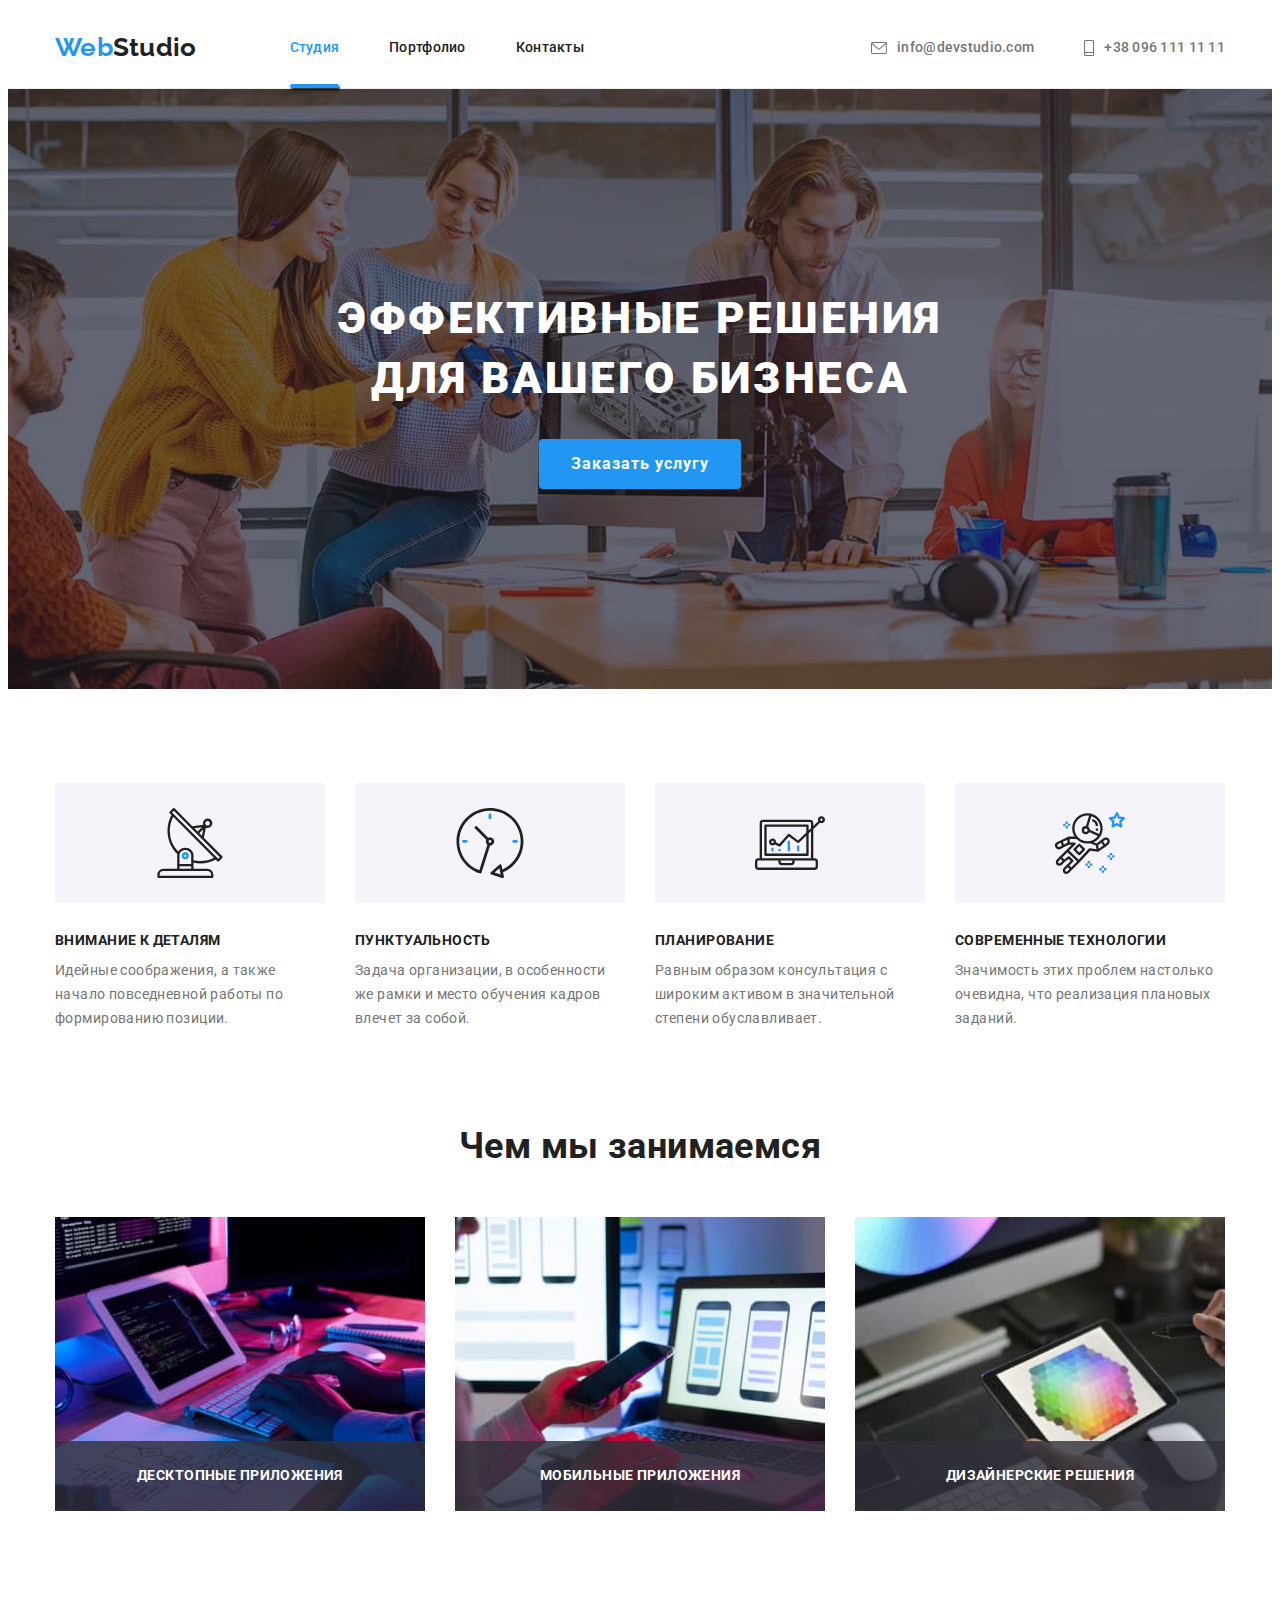
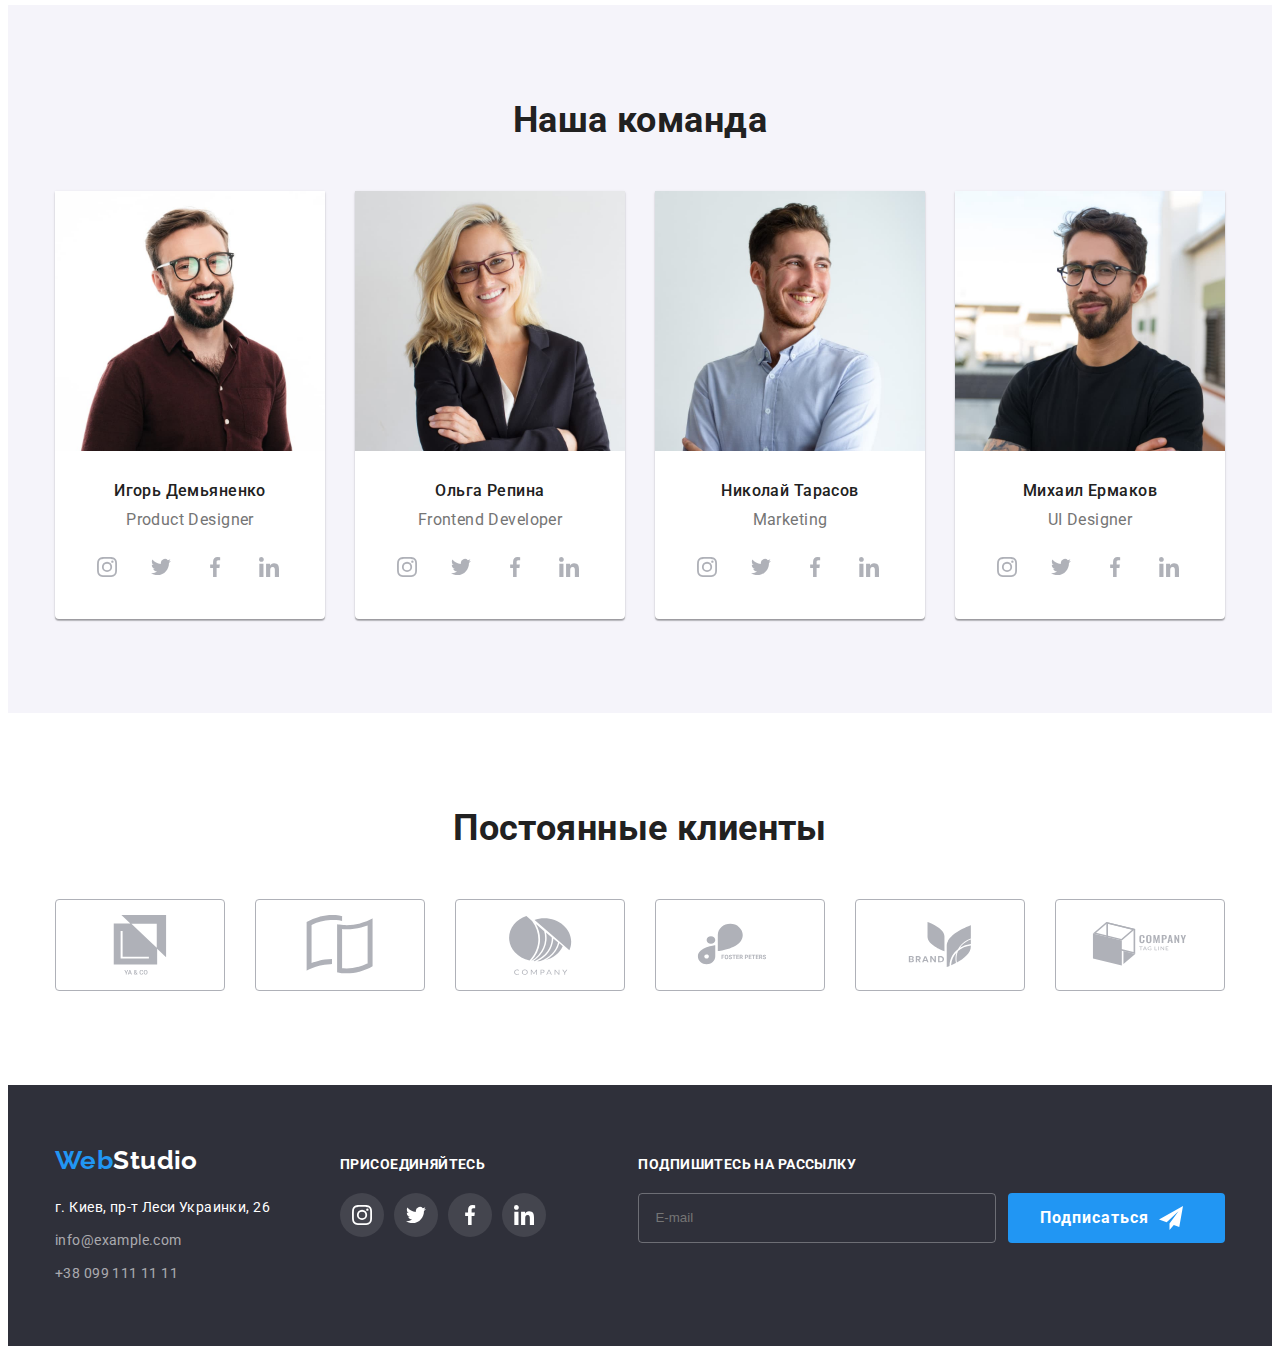
<file: index.html>
<!DOCTYPE html>
<html lang="ru">

<head>
    <meta charset="UTF-8">
    <meta http-equiv="X-UA-Compatible" content="IE=edge">
    <meta name="viewport" content="width=device-width, initial-scale=1.0">
    <title>WebStudio</title>
    <link rel="preconnect" href="https://fonts.googleapis.com">
    <link rel="preconnect" href="https://fonts.gstatic.com" crossorigin>
    <link
        href="https://fonts.googleapis.com/css2?family=Raleway:wght@700&family=Roboto:wght@400;500;700;900&display=swap"
        rel="stylesheet">
    <link rel="stylesheet" href="https://cdnjs.cloudflare.com/ajax/libs/modern-normalize/1.1.0/modern-normalize.min.css"
        integrity="sha512-wpPYUAdjBVSE4KJnH1VR1HeZfpl1ub8YT/NKx4PuQ5NmX2tKuGu6U/JRp5y+Y8XG2tV+wKQpNHVUX03MfMFn9Q=="
        crossorigin="anonymous" referrerpolicy="no-referrer" />
    <link rel="stylesheet" href="css/styles.css">

</head>

<body>
    <!--Site-header-->
    <header class="header">   
        <div class="container main-nav">
            <a class="logo" href="">Web<span class="logo-accent">Studio</span></a>

            <nav>
                <ul class="site-nav list">
                    <li class="site-nav-item"> <a class="link current" href="">Студия</a></li>
                    <li class="site-nav-item"> <a class="link" href="./portfolio.html">Портфолио</a></li>
                    <li class="site-nav-item"> <a class="link" href="">Контакты</a></li>

                </ul>

            </nav>

                <ul class="auth-nav list">
                     <li class="auth-nav-item"> 
                         <a class="link icon-envelope-hover" href="mailto:info@devstudio.com">
                            <svg class="auth-nav-icon" width="16" height="12">
                                <use href="./img/sprite.svg#icon-envelope-hover"></use>
                            </svg>
                            info@devstudio.com</a>
                    </li>
                     <li class="auth-nav-item"> 
                         <a class="link icon-phone" href="tel:+380961111111">
                            <svg class="auth-nav-icon" width="10" height="16">
                                <use href="./img/sprite.svg#icon-smartphone"></use>
                            </svg>
                            +38 096 111 11 11</a> 
                    </li>

                </ul>
        </div>

    </header>
    <main>
        <!--Hero-->
        <section class="hero">
            <div class="container">
                <h1 class="hero-title">Эффективные решения <br> для вашего бизнеса</h1>
                 <button class="button" type="button" data-modal-open>Заказать услугу</button>
            </div>
        </section>

        <!--Peculiarities-->
        <section class="section feature">
            <div class="container">
                 <h2 class="visually-hidden">Peculiarities</h2>
                 <ul class="feature-list list card-set">
                    <li class="item card-item icon-antenna">
                        <div class="feature-svg">
                            <svg width="70" height="70">
                                <use href="./img/sprite.svg#icon-antenna"></use>
                            </svg>
                        </div>
                        <h3 class="feature-title">Внимание к деталям</h3>
                        <p class="feauture-text">Идейные соображения, а также начало повседневной работы по формированию позиции.
                        </p>
                    </li>
                    <li class="item card-item icon-clock">
                        <div class="feature-svg">
                            <svg width="70" height="70">
                                <use href="./img/sprite.svg#icon-clock"></use>
                            </svg>
                        </div>
                        <h3 class="feature-title">Пунктуальность</h3>
                        <p class="feauture-text">Задача организации, в особенности же рамки и место обучения кадров влечет за собой.
                        </p>
                    </li>
                    <li class="item card-item icon-diagram">
                        <div class="feature-svg">
                            <svg width="70" height="70">
                                <use href="./img/sprite.svg#icon-diagram"></use>
                            </svg>
                        </div>
                        <h3 class="feature-title">Планирование</h3>
                        <p class="feauture-text">Равным образом консультация с широким активом в значительной степени обуславливает.
                        </p>
                    </li>
                    <li class="item card-item icon-astronout">
                        <div class="feature-svg">
                            <svg width="70" height="70">
                                <use href="./img/sprite.svg#icon-astronaut"></use>
                            </svg>
                        </div>
                        <h3 class="feature-title">Современные технологии</h3>
                        <p class="feauture-text">Значимость этих проблем настолько очевидна, что реализация плановых заданий.
                        </p>
                    </li>
                </ul>
            </div>
        </section>

        <!--What-do-we-specialize-in-->
        <section class="section do">
            <div class="container">
                <h2 class="section-title">Чем мы занимаемся</h2>
                <ul class="img-list list card-set">
                    <li class="item card-item"> 
                         <img src="./img/img-1.jpeg" alt="Фото с ноутбуком" width="370" height="294">
                         <p class="doing-text">Десктопные приложения</p>
                    </li>
                    <li class="item card-item">
                         <img src="./img/img-2.jpeg" alt="Фото с телефоном" width="370" height="294">
                         <p class="doing-text">Мобильные приложения</p>
                    </li>
                    <li class="item card-item">
                         <img src="./img/img-3.jpeg" alt="Фото с планшетом" width="370" height="294">
                         <p class="doing-text">Дизайнерские решения</p>
                    </li>
                </ul>
            </div>    
        </section>

        <!--Team-->
        <section class="section section-team">
            <div class="container">
                <h2 class="section-title">Наша команда</h2>
                <ul class="team list card-set">

                    <!--Igor-->
                    <li class="item card-item">
                        <img class="img" src="./img/img-4.jpeg" alt="Фото Игоря" width="270" height="260">
                        <div class="team-list">
                            <h3 class="team-name">Игорь Демьяненко</h3>
                            <p class="team-text">Product Designer</p>
                            <ul class="social-list list">
                                <li class="social-item">
                                    <a class="social-link" rel="preconnect" href="https://www.instagram.com" aria-label="instagram">
                                        <svg class="social-icon">
                                            <use href="./img/sprite.svg#icon-instagram"></use>
                                        </svg>
                                    </a>
                                </li>
                                <li class="social-item">
                                    <a class="social-link link" rel="preconnect" href="https://twitter.com" aria-label="twitter">
                                        <svg class="social-icon">
                                            <use href="./img/sprite.svg#icon-twitter"></use>
                                        </svg>
                                    </a>
                                </li>
                                <li class="social-item">
                                    <a class="social-link link " rel="preconnect" href="https://m.facebook.com" aria-label="facebook">
                                        <svg class="social-icon">
                                            <use href="./img/sprite.svg#icon-facebook"></use>
                                        </svg>
                                    </a>
                                </li>
                                <li class="social-item">
                                    <a class="social-link link" rel="preconnect" href="https://www.linkedin.com" aria-label="linkedin">
                                        <svg class="social-icon">
                                            <use href="./img/sprite.svg#icon-linkedin"></use>
                                        </svg>
                                    </a>
                                </li>
                            </ul>
                        </div>
                    </li>

                     <!--Olha-->
                    <li class="item card-item">

                    <img class="img" src="./img/img-5.jpeg" alt="Фото Ольги" width="270" height="260">
                    <div class="team-list">
                        <h3 class="team-name">Ольга Репина</h3>
                        <p class="team-text">Frontend Developer</p>
                        <ul class="social-list list">
                            <li class="social-item">
                                <a class="social-link" rel="preconnect" href="https://www.instagram.com" aria-label="instagram">
                                    <svg class="social-icon">
                                        <use href="./img/sprite.svg#icon-instagram"></use>
                                    </svg>
                                </a>
                            </li>
                            <li class="social-item">
                                <a class="social-link link" rel="preconnect" href="https://twitter.com" aria-label="twitter">
                                    <svg class="social-icon">
                                        <use href="./img/sprite.svg#icon-twitter"></use>
                                    </svg>
                                </a>
                            </li>
                            <li class="social-item">
                                <a class="social-link link " rel="preconnect" href="https://m.facebook.com" aria-label="facebook">
                                    <svg class="social-icon">
                                        <use href="./img/sprite.svg#icon-facebook"></use>
                                    </svg>
                                </a>
                            </li>
                            <li class="social-item">
                                <a class="social-link link" rel="preconnect" href="https://www.linkedin.com" aria-label="linkedin">
                                    <svg class="social-icon">
                                        <use href="./img/sprite.svg#icon-linkedin"></use>
                                    </svg>
                                </a>
                            </li>
                        </ul>
                    </div>
                    </li>

                    <!--Nicola-->
                    <li class="item card-item">
                        <img class="img" src="./img/img-6.jpeg" alt="Фото Николая" width="270" height="260">
                        <div class="team-list">
                            <h3 class="team-name">Николай Тарасов</h3>
                            <p class="team-text">Marketing</p>
                            <ul class="social-list list">
                                <li class="social-item">
                                    <a class="social-link" rel="preconnect" href="https://www.instagram.com" aria-label="instagram">
                                        <svg class="social-icon">
                                            <use href="./img/sprite.svg#icon-instagram"></use>
                                        </svg>
                                    </a>
                                </li>
                                <li class="social-item">
                                    <a class="social-link link" rel="preconnect" href="https://twitter.com" aria-label="twitter">
                                        <svg class="social-icon">
                                            <use href="./img/sprite.svg#icon-twitter"></use>
                                        </svg>
                                    </a>
                                </li>
                                <li class="social-item">
                                    <a class="social-link link " rel="preconnect" href="https://m.facebook.com" aria-label="facebook">
                                        <svg class="social-icon">
                                            <use href="./img/sprite.svg#icon-facebook"></use>
                                        </svg>
                                    </a>
                                </li>
                                <li class="social-item">
                                    <a class="social-link link" rel="preconnect" href="https://www.linkedin.com" aria-label="linkedin">
                                        <svg class="social-icon">
                                            <use href="./img/sprite.svg#icon-linkedin"></use>
                                        </svg>
                                    </a>
                                </li>
                            </ul>
                        </div>
                    </li>

                    <!--Mikle-->
                    <li class="item card-item">
                        <img class="img" src="./img/img-7.jpeg" alt="Фото Михаила" width="270" height="260">
                        <div class="team-list">
                            <h3 class="team-name">Михаил Ермаков</h3>
                            <p class="team-text">UI Designer</p>
                            <ul class="social-list list">
                                <li class="social-item">
                                    <a class="social-link" rel="preconnect" href="https://www.instagram.com" aria-label="instagram">
                                        <svg class="social-icon">
                                            <use href="./img/sprite.svg#icon-instagram"></use>
                                        </svg>
                                    </a>
                                </li>
                                <li class="social-item">
                                    <a class="social-link link" rel="preconnect" href="https://twitter.com" aria-label="twitter">
                                        <svg class="social-icon">
                                            <use href="./img/sprite.svg#icon-twitter"></use>
                                        </svg>
                                    </a>
                                </li>
                                <li class="social-item">
                                    <a class="social-link link " rel="preconnect" href="https://m.facebook.com" aria-label="facebook">
                                        <svg class="social-icon">
                                            <use href="./img/sprite.svg#icon-facebook"></use>
                                        </svg>
                                    </a>
                                </li>
                                <li class="social-item">
                                    <a class="social-link link" rel="preconnect" href="https://www.linkedin.com" aria-label="linkedin">
                                        <svg class="social-icon">
                                            <use href="./img/sprite.svg#icon-linkedin"></use>
                                        </svg>
                                    </a>
                                </li>
                            </ul>
                        </div>
                    </li>
                </ul>
            </div>
        </section>

        <!--Klients-->
        <section class="section klients">
            <div class="container">
                <h2 class="section-title">Постоянные клиенты</h2>
                <ul class="klients-list card-set list">
                    <li class="klients-item card-item">
                        <a class="klient-link link" rel="preconnect" href="https://www.google.com">
                            <svg class="klient-icon" width="106" height="60">
                                <use href="./img/sprite.svg#icon-Union2"></use>
                            </svg>
                        </a>
                    </li>
                    <li class="klients-item card-item">
                        <a class="klient-link link" rel="preconnect" href="https://www.google.com">
                            <svg class="klient-icon" width="106" height="60">
                                <use href="./img/sprite.svg#icon-Union1"></use>
                            </svg>
                        </a>
                    </li>
                    <li class="klients-item card-item">
                        <a class="klient-link link" rel="preconnect" href="https://www.google.com">
                            <svg class="klient-icon" width="106" height="60">
                                <use href="./img/sprite.svg#icon-Object"></use>
                            </svg>
                        </a>
                    </li>
                    <li class="klients-item card-item">
                        <a class="klient-link link" rel="preconnect" href="https://www.google.com">
                            <svg class="klient-icon" width="106" height="60">
                                <use href="./img/sprite.svg#icon-Logo1"></use>
                            </svg>
                        </a>
                    </li>
                    <li class="klients-item card-item">
                        <a class="klient-link link" rel="preconnect" href="https://www.google.com">
                            <svg class="klient-icon" width="106" height="60">
                                <use href="./img/sprite.svg#icon-Logo2"></use>
                            </svg>
                        </a>
                    </li>
                    <li class="klients-item card-item">
                        <a class="klient-link link" rel="preconnect" href="https://www.google.com">
                            <svg class="klient-icon" width="106" height="60">
                                <use href="./img/sprite.svg#icon-Logo3"></use>
                            </svg>
                        </a>
                    </li>
                </ul>
            </div> 
        </section>
    </main>

    <!--Basement-->
    <footer class="footer">
        <div class="container">
            <div class="footer-flex">
                <div class="footer-item">
                    <a class="logo" href="">Web<span class="logo-footer">Studio</span></a>
                    <address class="address-top">
                        <ul class="address list">
                            <li class="item"> <a class="link address-place" href="https://goo.gl/maps/zkPrUZPVj4T2EZEg6" target="_blank"
                            rel="noreferrer noopener">
                            г. Киев, пр-т Леси Украинки, 26
                            </a></li>
                            <li class="item"> <a class="link address-contact" href="mailto:info@example.com">info@example.com</a></li>
                            <li class="item"> <a class="link address-contact" href="tel:+380991111111">+38 099 111 11 11</a></li>
                        </ul>
                    </address>
                </div>
                <div class="footer-item">
                        <h2 class="do-title">Присоединяйтесь</h2>
                        <ul class="social-list list">
                            <li class="social-item">
                                 <a class="social-link" rel="preconnect" href="https://www.instagram.com">
                                    <svg class="do-icon" width="20" height="20">
                                        <use href="./img/sprite.svg#icon-instagram"></use>
                                    </svg>
                                 </a>
                            </li>
                            <li class="social-item">
                                <a class="social-link" rel="preconnect" href="https://twitter.com">
                                    <svg class="do-icon" width="20" height="20">
                                        <use href="./img/sprite.svg#icon-twitter"></use>
                                    </svg>
                                </a>
                            </li>
                            <li class="social-item">
                                <a class="social-link" rel="preconnect" href="https://m.facebook.com">
                                    <svg class="do-icon" width="20" height="20">
                                        <use href="./img/sprite.svg#icon-facebook"></use>
                                    </svg>
                                </a>
                            </li>
                            <li class="social-item">
                                <a class="social-link" rel="preconnect" href="https://www.linkedin.com">
                                    <svg class="do-icon" width="20" height="20">
                                        <use href="./img/sprite.svg#icon-linkedin"></use>
                                    </svg>
                                </a>
                            </li>
                        </ul>
                </div>
                <div class="footer-item subscription">
                    <h3 class="footer-item-title">Подпишитесь на рассылку</h3>
                    <form class="js-speaker-form form subscription-form">
                        <label class="form-area">
                            <input class="subscription-input" type="email" name="email" placeholder="E-mail"
                                required />
                        </label>
                        <button class="button" type="submit">
                            Подписаться
                            <svg class="button-icon" width="24" height="24">
                                <use href="./img/sprite.svg#icon-send" />
                            </svg>
                        </button>
                    </form>
                </div>
            </div>
        </div>
        
    </footer>

    <!--Backdrop-->
    
    <div class="backdrop is-hidden" data-modal>
        <div class="modal">
            <button class="modal-btn" type="button" data-modal-close>
                <svg class="modal-icon" width="11" height="11">
                    <use href="./img/sprite.svg#icon-x"></use>
                </svg>
            </button>
            <h3 class="modal-text">Оставьте свои данные, мы вам перезвоним</h3>
            <form class="js-speaker-form data-form">
                <label class="form-area">
                    <span class="form-option">Имя</span>
                    <input class="input input-icon" name="name" type="text" required />
                    <svg class="form-icon" width="18" height="18">
                        <use href="./img/sprite.svg#icon-human" />
                    </svg>
                </label>
                <label class="form-area">
                    <span class="form-option">Телефон</span>
                    <input class="input input-icon" name="tel" type="tel" required />
                    <svg class="form-icon" width="18" height="18">
                        <use href="./img/sprite.svg#icon-phone" />
                    </svg>
                </label>
                <label class="form-area">
                    <span class="form-option">Почта</span>
                    <input class="input input-icon" name="email" type="email" required />
                    <svg class="form-icon" width="18" height="18">
                        <use href="./img/sprite.svg#icon-letter" />
                    </svg>
                </label>
                <label class="form-area data-form-text">
                    <span class="form-option">Комментарий</span>
                    <textarea class="input input-textarea" name="text" placeholder="Введите текст"></textarea>
                </label>
                <label class="form-area form-area-malevich">
                    <input class="checkbox" type="checkbox" name="comment" value="1" required />
                    <span class="check"><svg class="malevich-icon" width="16" height="15">
                        <use class="use" href="./img/sprite.svg#icon-check" />
                    </svg></span>
                    <span>Соглашаюсь с рассылкой и принимаю 
                    <a class="link modal-link" href="">Условия договора</a></span>
                </label>
            
                <button class="button button-form" type="submit">Отправить</button>
            </form>
        </div>
    </div>

    <script src="./js/modaj.js"></script>
    <script src="./js/main.js"></script>
</body>
</html>
</file>
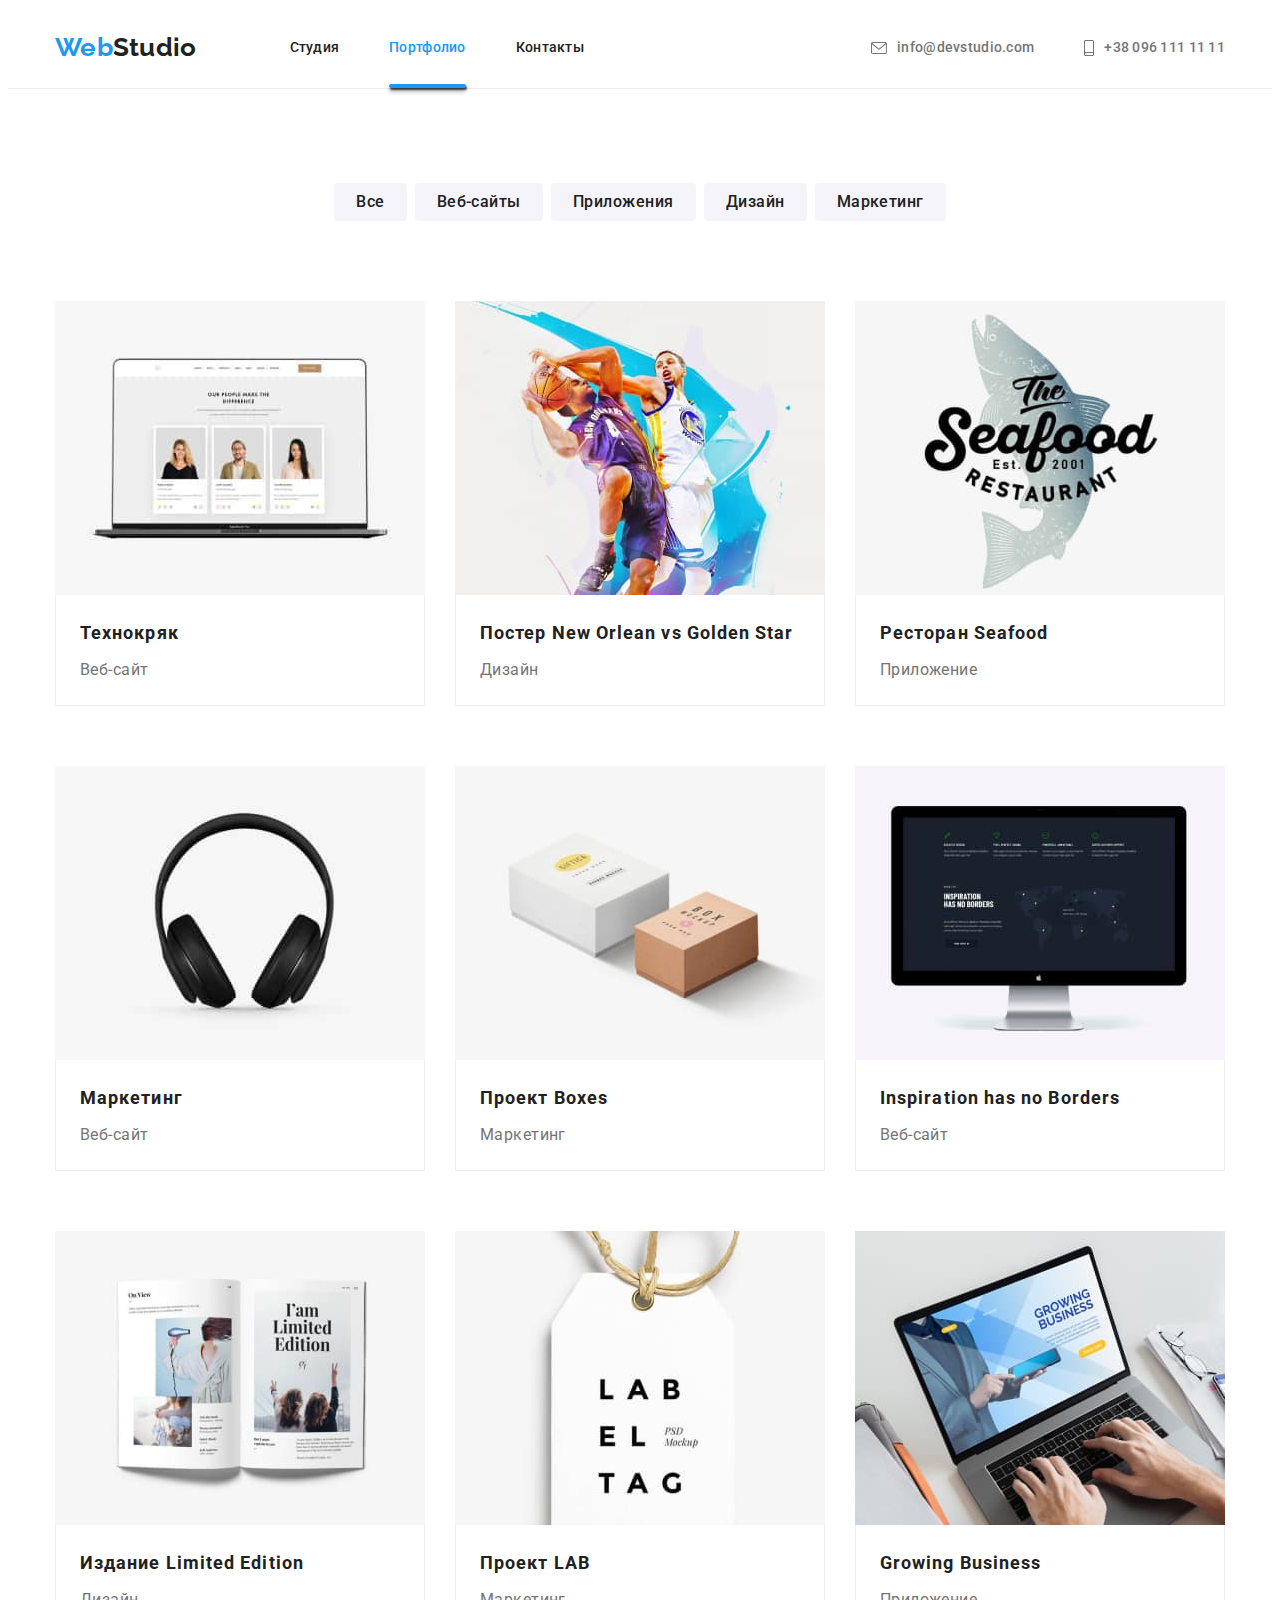
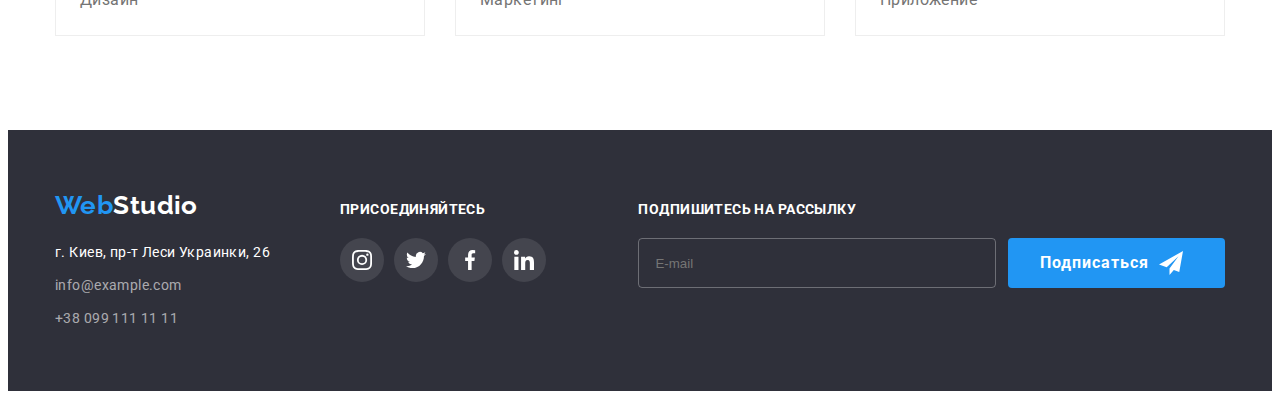
<file: portfolio.html>
<!DOCTYPE html>
<html lang="ru">

<head>
    <meta charset="UTF-8">
    <meta http-equiv="X-UA-Compatible" content="IE=edge">
    <meta name="viewport" content="width=device-width, initial-scale=1.0">
    <title>Portfolio</title>
    <link rel="preconnect" href="https://fonts.googleapis.com">
    <link rel="preconnect" href="https://fonts.gstatic.com" crossorigin>
    <link
        href="https://fonts.googleapis.com/css2?family=Raleway:wght@700&family=Roboto:wght@400;500;700;900&display=swap"
        rel="stylesheet">
    <link rel="stylesheet" href="https://cdnjs.cloudflare.com/ajax/libs/modern-normalize/1.1.0/modern-normalize.min.css"
        integrity="sha512-wpPYUAdjBVSE4KJnH1VR1HeZfpl1ub8YT/NKx4PuQ5NmX2tKuGu6U/JRp5y+Y8XG2tV+wKQpNHVUX03MfMFn9Q=="
        crossorigin="anonymous" referrerpolicy="no-referrer" />
    <link rel="stylesheet" href="css/styles.css">



</head>

<body>
    <!--Site-header-->
    <header class="header">
        <div class="container main-nav">
            <a class="logo" href="">Web<span class="logo-accent">Studio</span></a>

        <nav>
            <ul class="site-nav list">
                <li class="site-nav-item"> <a class="link" href="./index.html">Студия</a></li>
                <li class="site-nav-item"> <a class="link current" href="./portfolio.html">Портфолио</a></li>
                <li class="site-nav-item"> <a class="link" href="">Контакты</a></li>
            </ul>

        </nav>

        <ul class="auth-nav list">
            <li class="auth-nav-item"> 
                <a class="link" href="mailto:info@devstudio.com">
                    <svg class="auth-nav-icon" width="16" height="12">
                        <use href="./img/sprite.svg#icon-envelope-hover"></use>
                    </svg>
                    info@devstudio.com</a>
            </li>
            <li class="auth-nav-item"> 
                <a class="link" href="tel:+380961111111">
                    <svg class="auth-nav-icon" width="10" height="16">
                        <use href="./img/sprite.svg#icon-smartphone"></use>
                    </svg>
                    +38 096 111 11 11</a> 
            </li>
        </ul>
        </div>
    </header>

    <main>
        <section class="section portfolio">
            <div class="container">
                <h1 class="visually-hidden">Content Portfolio page</h1>
                <ul class="button-list list">
                    <li class="item"> <button class="button-portfolio" type="button">Все</button></li>
                    <li class="item"> <button class="button-portfolio" type="button">Веб-сайты</button></li>
                    <li class="item"> <button class="button-portfolio" type="button">Приложения</button></li>
                    <li class="item"> <button class="button-portfolio" type="button">Дизайн</button></li>
                    <li class="item"> <button class="button-portfolio" type="button">Маркетинг</button></li>
                </ul>

                <ul class="card-set project-list list">
                    <li class="card-item project-item">
                        <a class="project-link link" target="_blank" rel="noreferrer noopener nofollow" href="https://www.google.com/">
                            <div class="project-thumb">
                                <img class="img" src="./img/img9-1.jpeg" alt="our specialists">
                                <div class="project-overlay">
                                    <p class="project-content">Ресурс предлагает комплексные предложения с разным уровнем функционала и сервисов. Все это
                                    позволит посетителю получить исчерпывающие сведения о компании или частном лице.</p>
                                </div>
                            </div>
                        <div class="project-container">
                            <h2 class="project-title">Технокряк</h2>
                            <p class="project-text">Веб-сайт</p>
                        </div>
                        </a>
                    </li>

                    <li class="card-item project-item">
                        <a class="project-link link" target="_blank" rel="noreferrer noopener nofollow" href="https://www.google.com/">
                            <div class="project-thumb">
                                <img class="img" src="./img/img1-1.jpeg" alt="basketball players">
                                <div class="project-overlay">
                                    <p class="project-content">Ресурс предлагает комплексные предложения с разным уровнем функционала и сервисов. Все
                                        это
                                        позволит посетителю получить исчерпывающие сведения о компании или частном лице.</p>
                                </div>
                            </div>
                        <div class="project-container">
                            <h2 class="project-title">Постер New Orlean vs Golden Star</h2>
                            <p class="project-text">Дизайн</p>
                        </div>
                        </a>
                    </li>

                    <li class="card-item project-item">
                        <a class="project-link link" target="_blank" rel="noreferrer noopener nofollow" href="https://www.google.com/">
                            <div class="project-thumb">
                                <img class="img" src="./img/img2-1.jpeg" alt="logo of seafoodrestaurant">
                                <div class="project-overlay">
                                    <p class="project-content">Ресурс предлагает комплексные предложения с разным уровнем функционала и сервисов. Все
                                        это
                                        позволит посетителю получить исчерпывающие сведения о компании или частном лице.</p>
                                </div>
                            </div>
                        <div class="project-container">
                            <h2 class="project-title">Ресторан Seafood</h2>
                            <p class="project-text">Приложение</p>
                        </div>
                        </a>
                    </li>

                    <li class="card-item project-item">
                        <a class="project-link link" target="_blank" rel="noreferrer noopener nofollow" href="https://www.google.com/">
                            <div class="project-thumb">
                                <img class="img" src="./img/img3-1.jpeg" alt="headphone">
                                <div class="project-overlay">
                                    <p class="project-content">Ресурс предлагает комплексные предложения с разным уровнем функционала и сервисов. Все
                                        это
                                        позволит посетителю получить исчерпывающие сведения о компании или частном лице.</p>
                                </div>
                            </div>

                        <div class="project-container">
                            <h2 class="project-title">Маркетинг</h2>
                            <p class="project-text">Веб-сайт</p>
                        </div>
                        </a>
                    </li>

                    <li class="card-item project-item">
                        <a class="project-link link" target="_blank" rel="noreferrer noopener nofollow" href="https://www.google.com/">
                            <div class="project-thumb">
                                <img class="img" src="./img/img4-1.jpeg" alt="boxes">
                                <div class="project-overlay">
                                    <p class="project-content">Ресурс предлагает комплексные предложения с разным уровнем функционала и сервисов. Все
                                        это
                                        позволит посетителю получить исчерпывающие сведения о компании или частном лице.</p>
                                </div>
                            </div>
                        <div class="project-container">
                             <h2 class="project-title">Проект Boxes</h2>
                            <p class="project-text">Маркетинг</p>
                        </div>
                        </a>
                    </li>

                    <li class="card-item project-item">
                        <a class="project-link link" target="_blank" rel="noreferrer noopener nofollow" href="https://www.google.com/">
                            <div class="project-thumb">
                                <img class="img" src="./img/img5-1.jpeg" alt="monitor">
                                <div class="project-overlay">
                                    <p class="project-content">Ресурс предлагает комплексные предложения с разным уровнем функционала и сервисов. Все
                                        это
                                        позволит посетителю получить исчерпывающие сведения о компании или частном лице.</p>
                                </div>
                            </div>
                        <div class="project-container">
                            <h2 lang="en" class="project-title">Inspiration has no Borders</h2>
                            <p class="project-text">Веб-сайт</p>
                        </div>
                        </a>
                    </li>

                    <li class="card-item project-item">
                        <a class="project-link link" target="_blank" rel="noreferrer noopener nofollow" href="https://www.google.com/">
                            <div class="project-thumb">
                                <img class="img" src="./img/img6-1.jpeg" alt="book">
                                <div class="project-overlay">
                                    <p class="project-content">Ресурс предлагает комплексные предложения с разным уровнем функционала и сервисов. Все
                                        это
                                        позволит посетителю получить исчерпывающие сведения о компании или частном лице.</p>
                                </div>
                            </div>
                        <div class="project-container">
                            <h2 class="project-title">Издание Limited Edition</h2>
                            <p class="project-text">Дизайн</p>
                        </div>
                        </a>
                    </li>

                    <li class="card-item project-item">
                        <a class="project-link link" target="_blank" rel="noreferrer noopener nofollow" href="https://www.google.com/">
                            <div class="project-thumb">
                                <img class="img" src="./img/img7-1.jpeg" alt="label teg">
                                <div class="project-overlay">
                                    <p class="project-content">Ресурс предлагает комплексные предложения с разным уровнем функционала и сервисов. Все
                                        это
                                        позволит посетителю получить исчерпывающие сведения о компании или частном лице.</p>
                                </div>
                            </div>
                        <div class="project-container">
                            <h2 class="project-title">Проект LAB</h2>
                            <p class="project-text">Маркетинг</p>
                        </div>
                        </a>
                    </li>

                    <li class="card-item project-item">
                        <a class="project-link link" target="_blank" rel="noreferrer noopener nofollow" href="https://www.google.com/">
                            <div class="project-thumb">
                                <img class="img" src="./img/img8-1.jpeg" alt="leptop">
                                <div class="project-overlay">
                                    <p class="project-content">Ресурс предлагает комплексные предложения с разным уровнем функционала и сервисов. Все
                                        это
                                        позволит посетителю получить исчерпывающие сведения о компании или частном лице.</p>
                                </div>
                            </div>
                        <div class="project-container">
                            <h2 class="project-title">Growing Business</h2>
                            <p class="project-text">Приложение</p>
                        </div>
                        </a>
                    </li>
                </ul>
            </div>
        </section>
    </main>


    <!--Basement-->
    <footer class="footer">
        <div class="container">
            <div class="footer-flex">
                <div class="footer-item">
                    <a class="logo" href="">Web<span class="logo-footer">Studio</span></a>
                    <address class="address-top">
                        <ul class="address list">
                            <li class="item"> <a class="address-place" href="https://goo.gl/maps/zkPrUZPVj4T2EZEg6" target="_blank"
                            rel="noreferrer noopener">
                            г. Киев, пр-т Леси Украинки, 26
                            </a></li>
                            <li class="item"> <a class="address-contact" href="mailto:info@example.com">info@example.com</a></li>
                            <li class="item"> <a class="address-contact" href="tel:+380991111111">+38 099 111 11 11</a></li>
                        </ul>
                    </address>
                </div>
                <div class="footer-item">
                    <h2 class="do-title">Присоединяйтесь</h2>
                    <ul class="social-list list">
                        <li class="social-item">
                            <a class="social-link" rel="preconnect" href="https://www.instagram.com">
                                <svg class="do-icon" width="20" height="20">
                                    <use href="./img/sprite.svg#icon-instagram"></use>
                                </svg>
                            </a>
                        </li>
                        <li class="social-item">
                            <a class="social-link" rel="preconnect" href="https://twitter.com">
                                <svg class="do-icon" width="20" height="20">
                                    <use href="./img/sprite.svg#icon-twitter"></use>
                                </svg>
                            </a>
                        </li>
                        <li class="social-item">
                            <a class="social-link" rel="preconnect" href="https://m.facebook.com">
                                <svg class="do-icon" width="20" height="20">
                                    <use href="./img/sprite.svg#icon-facebook"></use>
                                </svg>
                            </a>
                        </li>
                        <li class="social-item">
                            <a class="social-link" rel="preconnect" href="https://www.linkedin.com">
                                <svg class="do-icon" width="20" height="20">
                                        <use href="./img/sprite.svg#icon-linkedin"></use>
                                </svg>
                            </a>
                        </li>
                    </ul>
                </div>
                <div class="footer-item subscription">
                    <h3 class="footer-item-title">Подпишитесь на рассылку</h3>
                    <form class="js-speaker-form form subscription-form">
                        <label class="form-area">
                            <input class="subscription-input" type="email" name="email" placeholder="E-mail"
                                required />
                        </label>
                        <button class="button" type="submit">
                            Подписаться
                            <svg class="button-icon" width="24" height="24">
                                <use href="./img/sprite.svg#icon-send" />
                            </svg>
                        </button>
                    </form>
                </div>
            </div>
        </div>
        
    </footer>
    <script src="js/main.js"></script>
</body>
</html>
</file>
<file: css/styles.css>
:root {
    --primary-text-color: #757575;
    --title-text-color: #212121;
    --accent-color: #2196F3;
    --accent-color-dark: #1882d7;
    --primary-white-color: #FFFFFF;
    --secondary-whit-color: rgba(255, 255, 255, 0.6);
    --white-rgba-color: rgba(255, 255, 255, 0.1);
    --medium-bg-color: #E5E5E5;
    --end-bg-color: #F5F4FA;
    --futer-bg-color: #2F303A;
    --header-border-color: #ECECEC;
    --portfolio-border-color: #EEEEEE;
    --hero-bg-color: #c4c4c4;
    --social-links-main-color: #AFB1B8;
    --klients-main-color: #AFB1B8;
    --btn-bg-hover-color: #188CE8;
    --klients-color: #AFB1B8;
    --bg-color-icon: rgba(255, 255, 255, .1);
    --transition: 250ms cubic-bezier(0.4, 0, 0.2, 1);
    --border-color: rgba(33, 33, 33, 0.2);
    --placeholder-color: rgba(117, 117, 117, 0.5);
}

html {
    box-sizing: border-box;
}

*,
*::before,
*::after {
    box-sizing: inherit;
}


body {
    color: var(--primary-text-color);
    background-color: var(--primary-white-color);
    font-family: 'Roboto', sans-serif;
    font-size: 14px;
    letter-spacing: 0.03em;
    line-height: 1.71;
}

.container {
    width: 1200px;
    padding-left: 15px;
    padding-right: 15px;
    margin-left: auto;
    margin-right: auto;
}

.list {
    list-style: none;
}

h1,
h2,
h3,
p {
    margin: 0;
}

img {
    display: block;
    max-width: 100%;
    height: auto;
}

ul {
    padding-left: 0;
    margin: 0;
}

.header {
    font-weight: 500;
    line-height: 1.14;
    letter-spacing: 0.02em;
    border-bottom: 1px solid var(--header-border-color);
}

/* Logo */
.logo {
    color: var(--accent-color);
    font-family: 'Raleway', sans-serif;
    font-weight: 700;
    font-size: 26px;
    line-height: 1.2;
    text-decoration: none;
    /* margin-right: 93px; */

}

.header .logo {
    margin-right: 93px;
}

.footer .logo{
    margin-bottom: 20px;
    display: block;
}

.logo-accent {
    color: var(--title-text-color);
    text-decoration: none;
}

.logo-footer {
    color: var(--primary-white-color);
    text-decoration: none;
}

.logo-next {
    margin-right: 0;
}

/*Main-Nav*/
.main-nav {
    display: flex;
    align-items: center;
}

/* Navigation */
.site-nav {
    color: var(--title-text-color);
    display: flex;

}

.site-nav.item:not(:last-child) {
    margin-right: 50px;
}

.site-nav .link {
    display: block;
    padding-top: 32px;
    padding-bottom: 32px;
    color: var(--title-text-color);
    font-weight: 500;
    font-size: 14px;
    line-height: 1.14;
    letter-spacing: 0.02em;
    text-decoration: none;
    transition-property: color;
    transition-duration: 250ms;
    transition-timing-function: cubic-bezier(0.4, 0, 0.2, 1);
}

.site-nav .site-nav-item:not(:last-child) {
    margin-right: 50px;
}

.site-nav .link:hover,
.site-nav .link:focus {
    color: var(--accent-color);
    transition: var(--transition);
}

.site-nav .link.current {
    position: relative;
    color: var(--accent-color);


}

.site-nav .link.current {
    color: var(--accent-color);

}

.site-nav .current:after {
    position: absolute;
    bottom: 0;
    left: 0;
    content: "";
    display: inline-block;
    width: 100%;
    height: 4px;

    background: var(--accent-color);
    border: 1px solid var(--accent-color);
    box-shadow: 0px 4px 4px rgba(0, 0, 0, 0.25), 1px 2px 2px rgba(0, 0, 0, 0.75);
    border-radius: 2px;

}

.link {
    text-decoration: none;
    color: inherit;
}

/* Contact */
.auth-nav {
    display: flex;
    margin-left: auto;
    transition: color var(--transition);
}

.auth-nav .link {
    padding-top: 32px;
    padding-bottom: 32px;
    display: flex;
    align-items: center;
}

.auth-nav-item:not(:last-child) {
    margin-right: 50px;
}

.auth-nav .link:hover,
.auth-nav .link:focus {
    color: var(--accent-color);  
}

.auth-nav-icon {
    fill: currentColor;
    margin-right: 10px;
    }

/* Visually-hidden */
.visually-hidden {
    position: absolute;
    width: 1px;
    height: 1px;
    margin: -1px;
    border: 0;
    padding: 0;

    white-space: nowrap;
    clip-path: inset(100%);
    clip: rect(0 0 0 0);
    overflow: hidden;
}

/* Hero title */
.hero {
    padding-top: 200px;
    padding-bottom: 200px;
    text-align: center;
    background-color: var(--hero-bg-color);
    background-repeat: no-repeat;
    background-position: center;
    background-size: cover;
    margin-left: auto;
    margin-right: auto;
    max-width: 1600px;
    background-image: linear-gradient(to right, rgba(47, 48, 58, 0.4), rgba(47, 48, 58, 0.4)), url(../img/Img-hero.jpeg);
}

.hero-title {
    color: var(--primary-white-color);
    font-weight: 900;
    font-size: 44px;
    line-height: 1.36;
    letter-spacing: 0.06em;
    text-transform: uppercase;
    margin-bottom: 30px;
}

/* Background color section */

.team .section {
    background-color: var(--end-bg-color);
}

.footer {
    background-color: var(--futer-bg-color);
}

/* Section */

.section-title {
    color: var(--title-text-color);
    font-weight: 700;
    font-size: 36px;
    line-height: 1.17;
    text-align: center;
    margin-bottom: 50px;
}

/* Peculiarities */

.section {
    padding-top: 94px;
    padding-bottom: 94px;
}

.feature-list .item {
    flex-basis: calc(100% / 4 - 30px);
}

.feature-svg {
    display: flex;
    align-items: center;
    justify-content: center;
    height: 120px;
    margin-bottom: 30px;
    background-color: var(--end-bg-color);
}

.feature-title {
    color: var(--title-text-color);
    font-weight: 700;
    font-size: 14px;
    line-height: 1.14;
    text-transform: uppercase;
    margin-bottom: 10px;
}

.feature-text {
    line-height: 1.71;
}

.card-set {
    display: flex;
    flex-wrap: wrap; 
    margin-left: -30px;
    margin-top: -30px;
}

.card-item {
    margin-left: 30px;
    margin-top: 30px;
}

/*What-do-we-specialize-in*/

.do {
    padding-top: 0;
}

.img-list .item {
    flex-basis: calc(100% / 3 - 30px);
    position: relative;
}

.doing-text {
    position: absolute;
    bottom: 0;
    left: 0;
    display: flex;
    width: 100%;
    height: 70px;
    align-items: center;
    justify-content: center;
    background: rgba(47, 48, 58, 0.8);
    font-weight: 700;
    line-height: 1.14;
    text-align: center;
    text-transform: uppercase;
    color: var(--primary-white-color);

}

/* Team section */

.section-team {
    background-color: var(--end-bg-color);
}

.team .item {
    flex-basis: calc(100% / 4 - 30px);
    background-color: var(--primary-white-color);
    box-shadow: 0px 1px 3px rgba(0, 0, 0, 0.12), 0px 1px 1px rgba(0, 0, 0, 0.14), 0px 2px 1px rgba(0, 0, 0, 0.2);
    border-radius: 0px 0px 4px 4px;

}

.team-list {
    padding: 30px;
}

.team-name {
    color: var(--title-text-color);
    font-weight: 500;
    margin-bottom: 10px;
    font-style: normal;
}

p.team-text {
    margin-bottom: 16px;
}

.team-text, .team-name{
    font-size: 16px;
    line-height: 1.19;
    text-align: center;
}

.social-link {
    display: flex;
    align-items: center;
    justify-content: center;
    width: 44px;
    height: 44px;
    border-radius: 50%;
    color: var(--klients-color);
    background-color: var(--white-rgba-color);
    transition: color var(--transition), background-color var(--transition), box-shadow var(--transition);
}

.social-link:hover,
.social-link:focus {
    color: var(--primary-white-color);
    background-color: var(--accent-color);
    box-shadow: 0px 4px 4px rgba(0, 0, 0, 0.25);  
}

.social-item:not(:last-child) {
    margin-right: 10px;

}

.footer .social-link {
color: rgba(255, 255, 255, 1);
}

.social-list {
    display: flex;
}

.social-icon {
    width: 20px;
    height: 20px;
    fill: currentColor;
}

/* Klients */

.klients-list {
display: flex;
}

.klints-flex {
    display: flex;
    justify-content: center;
}

.klient-link {
    display: flex;
    height: 92px;
    justify-content: center;
    align-items: center;
    color: var(--klients-color);
    box-sizing: inherit;
    border: 1px solid var(--klients-color);
    border-radius: 4px;
    fill: var(--klients-color);
    transition: border var(--transition), fill var(--transition);
}

.klients-item {
    flex-basis: calc(100% / 6 - 30px);
}
    

.klient-link:hover,
.klient-link:focus {

    border: 1px solid var(--accent-color);
    fill: var(--accent-color); 
}

/* Basemrnt */

.footer {
    padding-top: 60px;
    padding-bottom: 60px;
}

.address {
    font-style: normal;
    transition: color var(--transition);
}

.address .item:not(:last-child) {
    margin-bottom: 9px;
}

.address-place {
    color: var(--primary-white-color);
    text-decoration: none;
}

.address-contact {
    color: var(--secondary-whit-color);
    text-decoration: none;
}

.address-contact:hover,
.address-contact:focus,
.address-place:hover,
.address-place:focus {
    color: var(--accent-color);
}

.footer-flex {
    display: flex;
    align-items: baseline;
}

.do-title {

    font-size: 14px;
    line-height: 1.14;
    letter-spacing: 0.03em;
    text-transform: uppercase;
    color: var(--primary-white-color);
    margin-bottom: 20px;

}

.do-link:hover,
.do-link:focus {
    background-color: var(--accent-color);
    transition: var(--transition);
}

.do-icon {
    fill: var(--primary-white-color);
}

.do-icon:hover {
    fill: var(--primary-white-color);
    transition: var(--transition);
}

.footer-item:not(:last-child) {
    margin-right: 70px;
}

.footer-item:last-child {
    margin-left: auto;
}

.footer-item-title {
    margin-bottom: 20px;
    margin-top: 0;
    color: var(--primary-white-color);
    font-style: normal;
    font-weight: 700;
    font-size: 14px;
    line-height: 1.14;
    letter-spacing: 0.03em;
    text-transform: uppercase;
}

.form-label {
    position: absolute;
    left: 15px;
    top: 50%;
    transform: translateY(-50%);
    letter-spacing: 0.03rem;
    transition-property: opacity;
    transition: var(--transition);
    user-select: none;
    pointer-events: none;
}

.form-input:focus,
.form-input:not(:placeholder-shown),
.form-label:focus,
.form-label:not(:placeholder-shown) {
}

.footer-item .subscription {
    margin-left: auto;
}

.subscription-form {
    display: flex;
    align-items: center;
}

.subscription-form .form-area {
    margin-bottom: 0;
}

.subscription-input {
    width: 358px;
    margin-right: 12px;
    border: 1px solid rgba(255, 255, 255, 0.3);
    height: 50px;
    border-radius: 4px;
    background-color: transparent;
    padding: 15px 16px;
    color: var(--primary-white-color);
}

.subscription-label {
    font-size: 16px;
    color: var(--secondary-whit-color);
}





/* Button  */

.button {
    display: flex;
    min-width: 200px;
    padding-top: 10px;
    padding-right: 32px;
    padding-bottom: 10px;
    padding-left: 32px;
    border: none;
    border-radius: 4px;
    color: var(--primary-white-color);
    background-color: var(--accent-color);
    font-family: inherit;
    font-weight: 700;
    font-size: 16px;
    line-height: 1.88;
    align-items: center;
    justify-content: center;
    text-align: center;
    letter-spacing: 0.06em;
    cursor: pointer;
    margin-left: auto;
    margin-right: auto;
    transition: background-color var(--transition);
}

/* .button-primary {
   
} */

.button:hover,
.button:focus {
    background-color: #188ce8;  
}

/* Portfolio page */

/* .project-list {
} */

.button-list {
    display: flex;
    justify-content: center;
    margin-bottom: 50px;
}

/* .button-portfolio:hover,
.button-portfolio:focus {
    color: var(--primary-white-color);
    background-color: var(--accent-color);
    box-shadow: 0px 3px 1px rgba(0, 0, 0, 0.1), 0px 1px 2px rgba(0, 0, 0, 0.08), 0px 2px 2px rgba(0, 0, 0, 0.12);
    } */

.button-list .item:not(:last-child) {
    margin-right: 8px;
}


.button-item:hover,
.button-item:focus {
    color: var(--primary-white-color);
    background-color: var(--accent-color);
    transition: var(--transition);
}

.project-container {
    padding: 20px 24px;

    border: 1px solid var(--portfolio-border-color);
    border-top: none;
}

.project-item {
    flex-basis: calc(100% / 3 - 30px);
}

.project-link {
    display: flex;
    flex-direction: column;
}

.project-link:hover,
.project-link:focus {
    box-shadow: 0px 1px 1px rgba(0, 0, 0, 0.12), 0px 4px 4px rgba(0, 0, 0, 0.06), 1px 4px 6px rgba(0, 0, 0, 0.16);
    transition: var(--transition);
}

.project-title {
    color: var(--title-text-color);
    font-weight: 700;
    font-size: 18px;
    line-height: 2;
    letter-spacing: 0.06em;
    margin-bottom: 4px;
}

.project-text {
    font-weight: 400;
    font-size: 16px;
    line-height: 1.88;
}

/* Backdrop */
.backdrop {
    position: fixed;
    top: 0;
    left: 0;
    width: 100%;
    height: 100%;
    background: rgba(47, 48, 58, 0.4);
    visibility: visible;
    opacity: 1;

    transition: opacity var(--transition), visibility var(--transition);
}

.is-hidden {
    visibility: hidden;
    opacity: 0;
    pointer-events: none;
}

/* .backdrop .is-hidden {

    opacity: 0;
    pointer-events: none;
} */

.modal {
    position: absolute;
    top: 50%;
    left: 50%;
    padding: 40px;
    max-width: 528px;
    width: 100%;
    min-height: 581px;
    background-color: rgba(255, 255, 255, 1);

    transform: translate(-50%, -50%) scale(1);

    transition: transform var(--transition);

}

.backdrop.is-hidden .modal {
    transform: translate(-50%, -50%) scale(1.1);
}

.modal-btn {
    position: absolute;
    display: flex;
    top: 8px;
    right: 8px;
    padding: 0;
    width: 30px;
    height: 30px;
    border: none;
    border-radius: 50%;
    cursor: pointer;
    align-items: center;
    justify-content: center;
    

}

.modal-icon {
    transition: fill var(--transition);
}

.modal-btn:hover .modal-icon,
.modal-btn:focus .modal-icon {
    fill: var(--accent-color);
}

.modal-text {
    /* position: absolute; */
    
    font-family: 'Roboto';
    font-style: normal;
    font-weight: 700;
    font-size: 20px;
    line-height: 1.15;
    text-align: center;
    letter-spacing: 0.03em;
    color: var(--title-text-color);
    display: flex;
    align-items: center;
    justify-content: center;
    margin-bottom: 12px;
}

.form-area {
    position: relative;

    display: flex;
    flex-direction: column;
    margin-bottom: 10px;

    user-select: none;
}

.form-area-malevich {
    flex-direction: row;
    align-items: center;
    justify-content: center;
    cursor: pointer;
    margin-bottom: 30px;

}

.form-option {
    margin-bottom: 4px;
    font-size: 12px;
    line-height: 1.16;
    letter-spacing: 0.01em;
    color: var(--primary-text-color);
}

.form-icon {
    position: absolute;
    left: 12px;
    top: 65%;
    transform: translateY(-50%);
    fill: var(--title-text-color);
    transition-property: fill;
    transition: var(--transition);
    pointer-events: none;
}

.input {
    height: 40px;
    max-width: 100%;
    padding: 11px;
    letter-spacing: 0.03em;
    color: var(--secondary-whit-color);
    border: 1px solid rgba(33, 33, 33, 0.2);
    border-radius: 4px;
    transition: border-collor var(--transition);
    background-color: transparent;
}

.input-textarea {
    resize: none;
    min-width: 448px;
    min-height: 120px;
}

.input:hover,
.input:focus {
    border-color: var(--accent-color);
}

.input::placeholder {
    color: var(--placeholder-color);
}

.input-icon {
    padding-left: 42px;
}

.input:hover + .form-icon,
.input:focus + .form-icon {
    fill: var(--accent-color);
}

.checkbox {
    position: absolute;
    width: 1px;
    height: 1px;
    padding: 0;
    margin: -1px;
    border: 0;
    clip: rect(0 0 0 0);
    clip-path: inset(50%);
    overflow: hidden;
    white-space: nowrap;
}

.malevich-icon{
    fill: white;
    /* display: flex;
    align-content: center;
    justify-content: center; */
    transition: var(--transition);
    transition-property: fill, box-shadow, background-color, border-color, opacity; 
}

.check {
    display: flex;
    align-items: center;
    justify-content: center;
    background-color: #fff;
    border: 2px solid var(--title-text-color);
    border-radius: 3px;
    width: 16px;
    height: 15px;
    margin-right: 7px;
}

.checkbox:focus + .malevich-icon {
    box-shadow: 0 0 0 2px var(--accent-color-dark);
}

.checkbox:checked + .check {
    background-color: var(--accent-color);
    border: 2px solid var(--accent-color);
}

.checkbox:focus + .check {
    border: 2px solid var(--accent-color);
}

/* .malevich-icon > .use {
    
} */

.button-icon {
    margin-left: 10px;
    margin-right: 10px;
    fill: var(--primary-white-color);
}

.button-form:hover,
.button-form:focus {
    background-color: var(--accent-color-dark);
}

.modal-link {
    color: var(--accent-color);
    text-decoration: underline;
}

.modal-link:hover,
.modal-link:focus {
    color: var(--accent-color-dark);
}

.data-form-text {
    margin-bottom: 20px;
}



/* Portfolio page */
.section-portfolio {
    padding-top: 94px;
    padding-bottom: 94px;
}

.project-list {
    display: flex;
    flex-wrap: wrap;
    margin-top: 50px;
    margin-left: -30px;
    margin-bottom: -30px;

}

.project-link {

    display: block;

    box-shadow: none;
    transition-property: box-shadow;
    transition-duration: 250ms;
    transition-timing-function: cubic-bezier(0.4, 0, 0.2, 1);

}

.project-link:hover,
.project-link:focus {

    box-shadow: 0px 1px 1px rgba(0, 0, 0, 0.12), 0px 4px 4px rgba(0, 0, 0, 0.06), 1px 4px 6px rgba(0, 0, 0, 0.16);
}

.button-list {
    display: flex;
    justify-content: center;

}

.button-portfolio {

    padding: 6px 22px;
    font-family: inherit;
    text-align: center;
    font-size: 16px;
    font-weight: 500;
    line-height: 1.62;
    letter-spacing: 0.03em;
    border: transparent;
    border-radius: 4px;
    cursor: pointer;
    color: #212121;
    background-color: var(--end-bg-color);

    transition: color var(--transition), background-color var(--transition), box-shadow var(--transition);

}

.button-portfolio:hover,
.button-portfolio:focus {
    color: var(--primary-white-color);
    background-color: var(--accent-color);
    box-shadow: 0px 3px 1px rgba(0, 0, 0, 0.1), 0px 1px 2px rgba(0, 0, 0, 0.08), 0px 2px 2px rgba(0, 0, 0, 0.12);
}

.button-list .item:not(:last-child) {
    margin-right: 8px;
}



.project-container {
    padding: 20px 24px;
    border: 1px solid var(--portfolio-border-color);
    border-top: none;
}



.project-item {
    width: calc((100% - 90px) / 3);
    margin-left: 30px;
    margin-bottom: 30px;
}



.project-title {
    margin-bottom: 4px;
    color: var(--title-text-color);
    font-weight: 700;
    font-size: 18px;
    line-height: 2;
    letter-spacing: 0.06em;

}

.project-text {
    font-weight: 400;
    font-size: 16px;
    line-height: 1.88;
    color: var(--primary-text-color);

}

/* Portfolio Thumb */

.project-thumb {
    position: relative;
    overflow: hidden;   
}


.project-overlay {
    position: absolute;
    top: 0;
    left: 0;
    display: flex;
    content: "";
    width: 100%;
    height: 100%;
    background-color: rgba(33, 150, 243, 0.9);
    transform: translateY(100%);
    z-index: 1;
    transition: transform var(--transition);
    justify-content: center;
    align-items: center;
    padding: 23px;
    font-size: 18px;
    line-height: 1.56;
    color: var(--primary-white-color);
}


.project-link:hover .project-overlay,
.project-link:focus .project-overlay {
    transform: translateY(0);
}

/* .project-content {

} */
</file>
